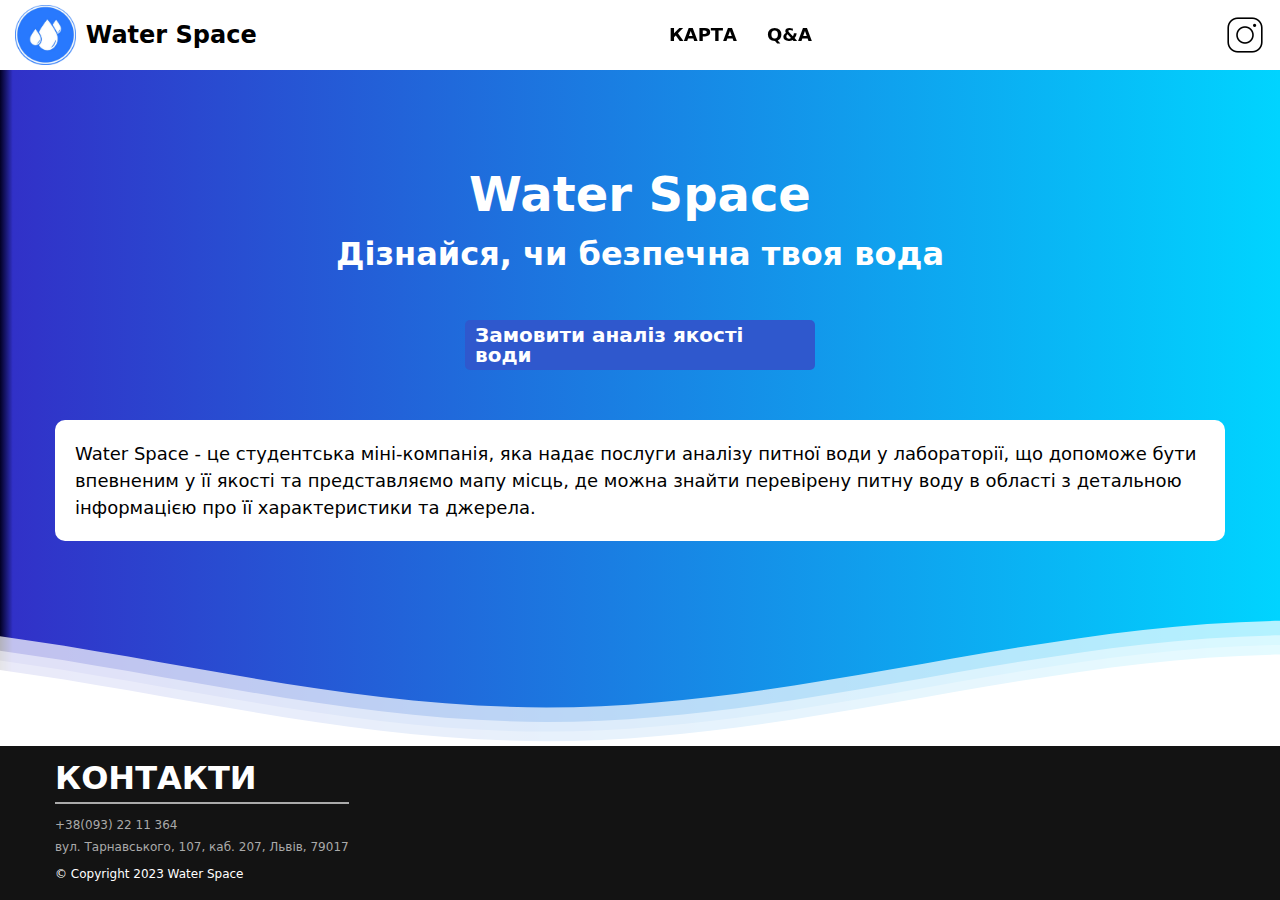
<file: index.html>
<!DOCTYPE html>
<html lang="en">
  <head>
    <meta charset="UTF-8" />
    <meta http-equiv="X-UA-Compatible" content="IE=edge" />
    <meta name="viewport" content="width=device-width, initial-scale=1.0" />
    <link
      href="https://fonts.googleapis.com/css?family=Roboto:300,regular,700&display=swap"
      rel="stylesheet"
    />
    <link rel="stylesheet" href="css/style.css" />
    <link rel="icon" href="img/favicon.ico" type="image/x-icon" />
    <title>Water Space</title>
  </head>
  <body>
    <div class="wrapper">
      <header class="header">
        <div class="header__container">
          <a href="index.html" class="header__img"
            ><img src="img/header/logo.png" alt="logo" /><span
              class="header__text"
              >Water Space</span
            ></a
          >
          <nav class="header__menu menu">
            <div class="menu__body">
              <ul class="menu__list">
                <li class="menu__item">
                  <a href="html/map.html" class="menu__link">Карта</a>
                </li>
                <li class="menu__item">
                  <a href="html/answers.html" class="menu__link">Q&A</a>
                </li>
              </ul>
            </div>
            <button class="menu__icon icon-menu" type="button">
              <span class="icon-menu__line"></span>
            </button>
          </nav>
          <ul class="header__socials">
            <li>
              <a
                target="_blank"
                href="https://www.instagram.com/waterspace_ukraine/"
                ><img src="img/header/instagram.png" alt="instagram"
              /></a>
            </li>
          </ul>
        </div>
      </header>

      <main class="main">
        <div class="main__container">
          <div class="main__welcome">
            <h1 class="main__title">Water Space</h1>
            <h2 class="main__subtitle">Дізнайся, чи безпечна твоя вода</h2>
          </div>
          <a href="html/form.html" class="main__button"
            >Замовити аналіз якості води</a
          >
          <div class="main__about">
            <p>
              Water Space - це студентська міні-компанія, яка надає послуги
              аналізу питної води у лабораторії, що допоможе бути впевненим у її
              якості та представляємо мапу місць, де можна знайти перевірену
              питну воду в області з детальною інформацією про її характеристики
              та джерела.
            </p>
          </div>
        </div>
      </main>

      <!-- Waves Container -->
      <div>
        <svg
          class="waves"
          xmlns="http://www.w3.org/2000/svg"
          xmlns:xlink="http://www.w3.org/1999/xlink"
          viewBox="0 24 150 28"
          preserveAspectRatio="none"
          shape-rendering="auto"
        >
          <defs>
            <path
              id="gentle-wave"
              d="M-160 44c30 0 58-18 88-18s 58 18 88 18 58-18 88-18 58 18 88 18 v44h-352z"
            />
          </defs>
          <g class="parallax">
            <use
              xlink:href="#gentle-wave"
              x="48"
              y="0"
              fill="rgba(255,255,255,0.7)"
            />
            <use
              xlink:href="#gentle-wave"
              x="48"
              y="3"
              fill="rgba(255,255,255,0.5)"
            />
            <use
              xlink:href="#gentle-wave"
              x="48"
              y="5"
              fill="rgba(255,255,255,0.3)"
            />
            <use xlink:href="#gentle-wave" x="48" y="7" fill="#fff" />
          </g>
        </svg>
      </div>
      <!-- Waves end -->

      <footer class="footer">
        <div class="footer__container">
          <div class="footer__contacts">
            <h2>Контакти</h2>
            <a class="footer__number" href="tel:+380932211364"
              >+38(093) 22 11 364</a
            >
            <a
              class="footer__adress"
              href="https://goo.gl/maps/j94R6Vwkt8p3UWRK6"
              target="_blank"
              >вул. Тарнавського, 107, каб. 207, Львів, 79017</a
            >
            <p class="footer__copyright">© Copyright 2023 Water Space</p>
          </div>
        </div>
      </footer>
    </div>
    <script src="js/header.js"></script>
  </body>
</html>
</file>
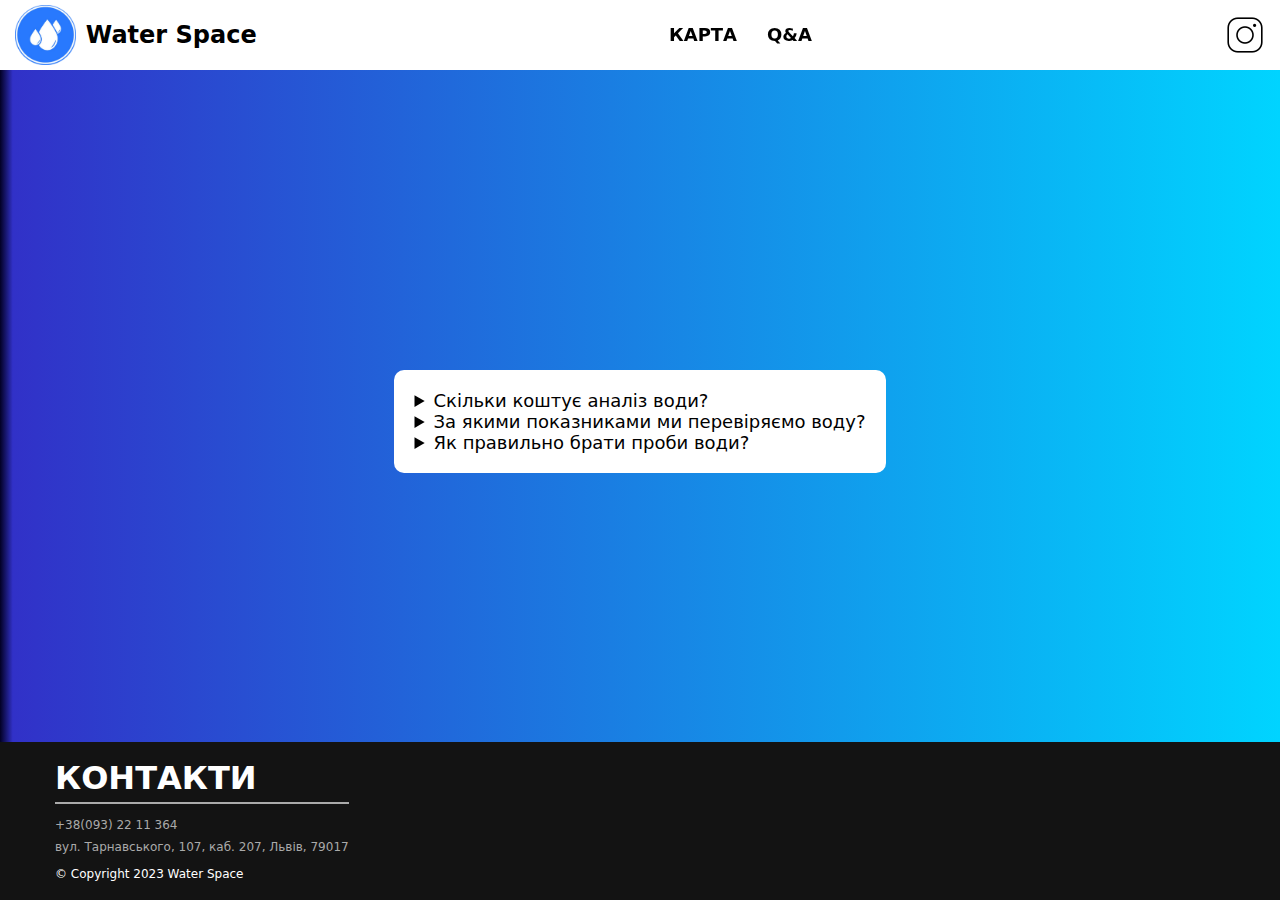
<file: html/answers.html>
<!DOCTYPE html>
<html lang="en">
  <head>
    <meta charset="UTF-8" />
    <meta http-equiv="X-UA-Compatible" content="IE=edge" />
    <meta name="viewport" content="width=device-width, initial-scale=1.0" />
    <link
      href="https://fonts.googleapis.com/css?family=Roboto:300,regular,700&display=swap"
      rel="stylesheet"
    />
    <link rel="stylesheet" href="../css/style.css" />
    <link rel="stylesheet" href="../css/answers.css" />
    <link rel="icon" href="../img/favicon.ico" type="image/x-icon" />
    <title>Запитання та відповіді - Water Space</title>
  </head>
  <body>
    <div class="wrapper">
      <header class="header">
        <div class="header__container">
          <a href="../index.html" class="header__img"
            ><img src="../img/header/logo.png" alt="logo" /><span
              class="header__text"
              >Water Space</span
            ></a
          >
          <nav class="header__menu menu">
            <div class="menu__body">
              <ul class="menu__list">
                <li class="menu__item">
                  <a href="map.html" class="menu__link">Карта</a>
                </li>
                <li class="menu__item">
                  <a href="answers.html" class="menu__link">Q&A</a>
                </li>
              </ul>
            </div>
            <button class="menu__icon icon-menu" type="button">
              <span class="icon-menu__line"></span>
            </button>
          </nav>
          <ul class="header__socials">
            <li>
              <a
                target="_blank"
                href="https://www.instagram.com/waterspace_ukraine/"
                ><img src="../img/header/instagram.png" alt="instagram"
              /></a>
            </li>
          </ul>
        </div>
      </header>

      <main class="main">
        <div class="main__container">
          <div class="main__indicators">
            <details>
              <summary>Скільки коштує аналіз води?</summary>
              <p>
                Ви можете обрати на свій розсуд по яких показниках хочете
                отримати аналіз, або вибрати
              </p>
              <table>
                <tr>
                  <td>Показник</td>
                  <td>Ціна (грн.)</td>
                </tr>

                <tr></tr>
                <td>Забарвлення</td>
                <td>20</td>
                <tr></tr>
                <td>Каламутність</td>
                <td>30</td>
                <tr></tr>
                <td>Загальна твердість</td>
                <td>40</td>
                <tr></tr>
                <td>Загальна лужність</td>
                <td>40</td>
                <tr></tr>
                <td>Кислотність (pH)</td>
                <td>40</td>
                <tr></tr>
                <td>Хлориди</td>
                <td>45</td>
                <tr></tr>
                <td>Сульфати</td>
                <td>45</td>
                <tr></tr>
                <td>Кальцій</td>
                <td>45</td>
                <tr></tr>
                <td>Магній</td>
                <td>40</td>
                <tr></tr>
                <td>Амонійні сполуки</td>
                <td>45</td>
                <tr></tr>
                <td>Нітрити</td>
                <td>45</td>
                <tr></tr>
                <td>Нітрати</td>
                <td>45</td>
                <tr></tr>
                <td>Загальне залізо</td>
                <td>80</td>
                <tr></tr>
                <td>Загальний солевміст</td>
                <td>40</td>
                <tr></tr>
                <td>Всього</td>
                <td>600</td>
              </table>
            </details>
            <details>
              <summary>За якими показниками ми перевіряємо воду?</summary>
              <ul class="main__list">
                <li class="main__item">Прозорість</li>
                <li class="main__item">Запах</li>
                <li class="main__item">Водневий показник</li>
                <li class="main__item">Загальна лужність</li>
                <li class="main__item">Хлориди</li>
                <li class="main__item">Сульфати</li>
                <li class="main__item">Загальна твердість</li>
                <li class="main__item">Кальцій</li>
                <li class="main__item">Магній</li>
                <li class="main__item">Амонійні сполуки</li>
                <li class="main__item">Нітрити</li>
                <li class="main__item">Нітрати</li>
                <li class="main__item">Загальне залізо</li>
                <li class="main__item">Загальний солевміст</li>
              </ul>
            </details>
            <details>
              <summary>Як правильно брати проби води?</summary>
              <div class="main__guide">
                <ol>
                  <li>
                    <p>
                      <span>1</span>Візьміть чисту пляшку і сполосніть її
                      досліджуваною водою (1 літр)
                    </p>
                  </li>
                  <li>
                    <p>
                      <span>2</span>Наберіть воду до самого верху, щоб не було
                      повітря під корком
                    </p>
                  </li>
                  <li>
                    <p>
                      <span>3</span>Зробіть етикетку: напишіть звідки вода і
                      коли відібраний зразок
                    </p>
                  </li>
                </ol>
              </div>
            </details>
          </div>
        </div>
      </main>
      <footer class="footer">
        <div class="footer__container">
          <div class="footer__contacts">
            <h2>Контакти</h2>
            <a class="footer__number" href="tel:+380932211364"
              >+38(093) 22 11 364</a
            >
            <a
              class="footer__adress"
              href="https://goo.gl/maps/j94R6Vwkt8p3UWRK6"
              target="_blank"
              >вул. Тарнавського, 107, каб. 207, Львів, 79017</a
            >
            <p class="footer__copyright">© Copyright 2023 Water Space</p>
          </div>
        </div>
      </footer>
    </div>
    <script src="../js/header.js"></script>
  </body>
</html>
</file>
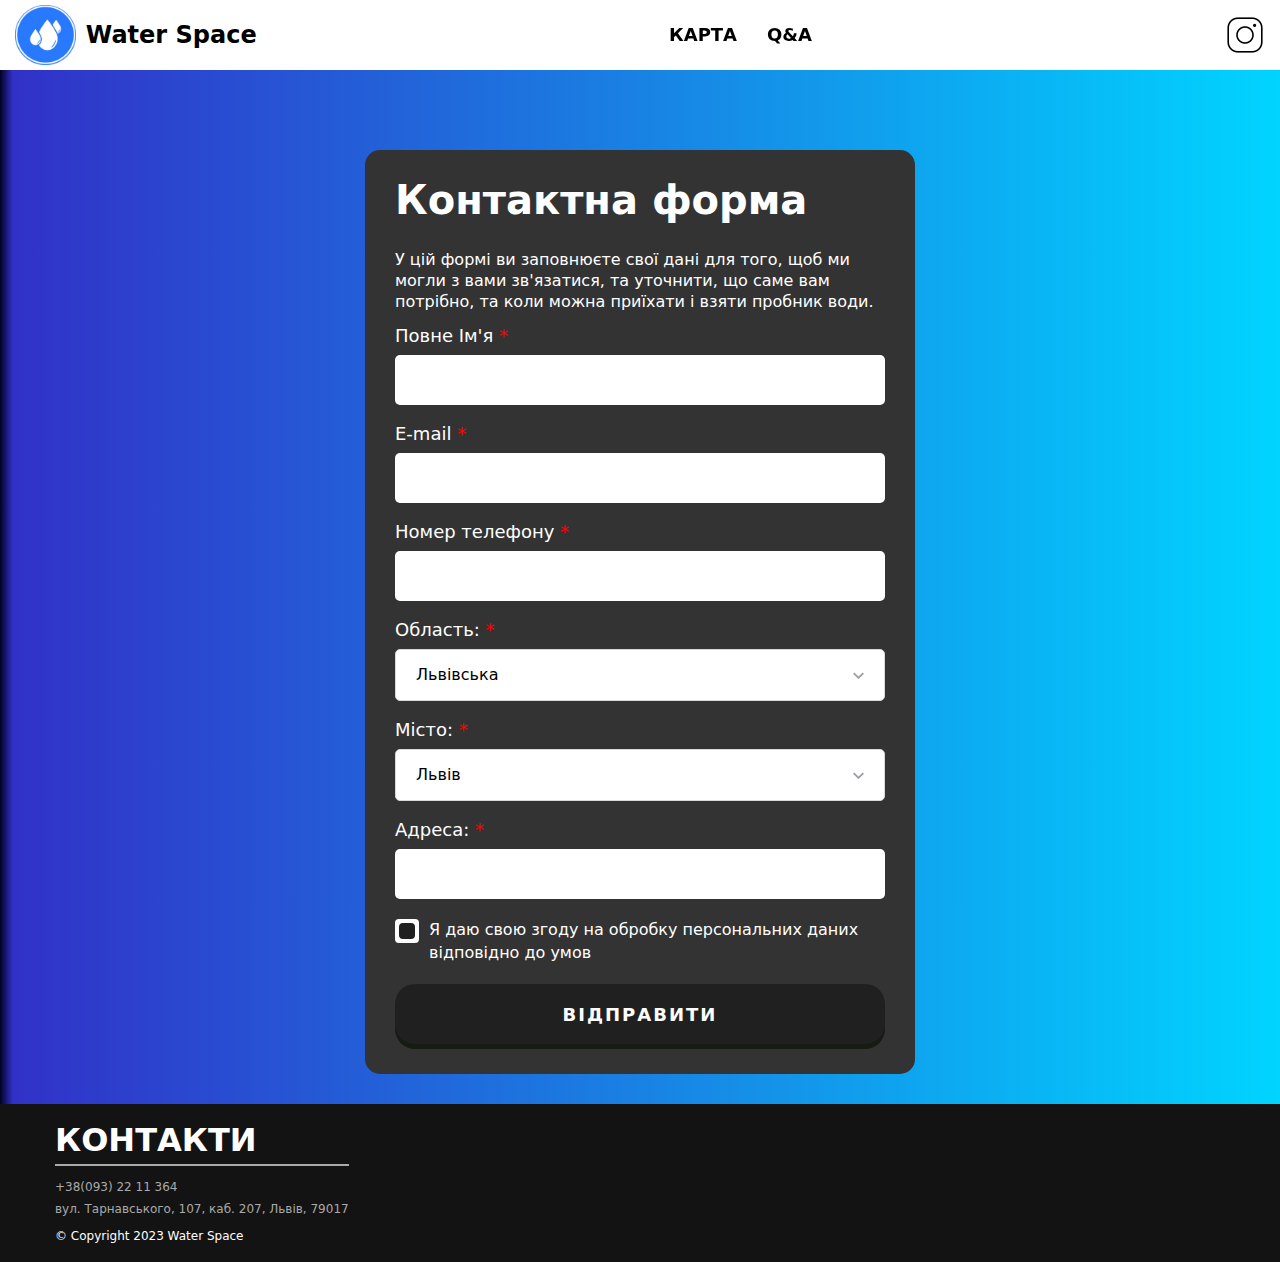
<file: html/form.html>
<!DOCTYPE html>
<html lang="en">
  <head>
    <meta charset="UTF-8" />
    <meta http-equiv="X-UA-Compatible" content="IE=edge" />
    <meta name="viewport" content="width=device-width, initial-scale=1.0" />
    <link
      href="https://fonts.googleapis.com/css?family=Roboto:300,regular,700&display=swap"
      rel="stylesheet"
    />
    <link rel="stylesheet" href="../css/form.css" />
    <link rel="stylesheet" href="../css/select.css" />
    <link rel="icon" href="../img/favicon.ico" type="image/x-icon" />
    <title>Контактна Форма - Water Space</title>
  </head>
  <body>
    <div class="wrapper">
      <header class="header">
        <div class="header__container">
          <a href="../index.html" class="header__img"
            ><img src="../img/header/logo.png" alt="logo" /><span
              class="header__text"
              >Water Space</span
            ></a
          >
          <nav class="header__menu menu">
            <div class="menu__body">
              <ul class="menu__list">
                <li class="menu__item">
                  <a href="map.html" class="menu__link">Карта</a>
                </li>
                <li class="menu__item">
                  <a href="answers.html" class="menu__link">Q&A</a>
                </li>
              </ul>
            </div>
            <button class="menu__icon icon-menu" type="button">
              <span class="icon-menu__line"></span>
            </button>
          </nav>
          <ul class="header__socials">
            <li>
              <a
                target="_blank"
                href="https://www.instagram.com/waterspace_ukraine/"
                ><img src="../img/header/instagram.png" alt="instagram"
              /></a>
            </li>
          </ul>
        </div>
      </header>

      <main class="main">
        <div class="main__container">
          <div class="form">
            <form action="../sendmail.php" id="form" class="form__body">
              <h1 class="form__title">Контактна форма</h1>
              <p class="form__description">
                У цій формі ви заповнюєте свої дані для того, щоб ми могли з
                вами зв'язатися, та уточнити, що саме вам потрібно, та коли
                можна приїхати і взяти пробник води.
              </p>
              <div class="form__item">
                <label for="formName" class="form__label"
                  >Повне Ім'я <span class="form__item--red">*</span></label
                >
                <input
                  id="formName"
                  type="text"
                  name="name"
                  class="form__input _req _char"
                />
              </div>

              <div class="form__item">
                <label for="formEmail" class="form__label"
                  >E-mail <span class="form__item--red">*</span></label
                >
                <input
                  id="formEmail"
                  type="text"
                  name="email"
                  class="form__input _req _email"
                />
              </div>

              <div class="form__item">
                <label for="formNumber" class="form__label"
                  >Номер телефону <span class="form__item--red">*</span></label
                >
                <input
                  id="formNumber"
                  type="number"
                  inputmode="numumeric"
                  name="number"
                  class="form__input _req"
                />
              </div>

              <div class="form__item">
                <div class="form__label">
                  Область: <span class="form__item--red">*</span>
                </div>
                <select name="area" class="form__select">
                  <option value="lvivska">Львівська</option>
                </select>
              </div>

              <div class="form__item">
                <div class="form__label">
                  Місто: <span class="form__item--red">*</span>
                </div>
                <select name="city" class="form__select">
                  <option value="lviv">Львів</option>
                  <option value="Mykolaiv">Миколаїв</option>
                  <option value="ivano-frankove">Івано-Франкове</option>
                  <option value="novoyavorivsk">Новояворівськ</option>
                  <option value="yavoriv">Яворів</option>
                </select>
              </div>

              <div class="form__item">
                <label for="formAdress" class="form__label"
                  >Адреса: <span class="form__item--red">*</span></label
                >
                <input
                  id="formAdress"
                  type="text"
                  name="adress"
                  class="form__input _req"
                />
              </div>

              <div class="form__item">
                <div class="file">
                  <div id="formPreview" class="file__preview"></div>
                </div>
              </div>

              <div class="form__item">
                <div class="checkbox">
                  <input
                    id="formAgreement"
                    checked
                    type="checkbox"
                    name="agreement"
                    class="checkbox__input _req"
                  />
                  <label for="formAgreement" class="checkbox__label"
                    ><span
                      >Я даю свою згоду на обробку персональних даних відповідно
                      до умов</span
                    ></label
                  >
                </div>
              </div>
              <button type="submit" class="form__button">Відправити</button>
            </form>
          </div>
        </div>
      </main>
      <footer class="footer">
        <div class="footer__container">
          <div class="footer__contacts">
            <h2>Контакти</h2>
            <a class="footer__number" href="tel:+380932211364"
              >+38(093) 22 11 364</a
            >
            <a
              class="footer__adress"
              href="https://goo.gl/maps/j94R6Vwkt8p3UWRK6"
              target="_blank"
              >вул. Тарнавського, 107, каб. 207, Львів, 79017</a
            >
            <p class="footer__copyright">© Copyright 2023 Water Space</p>
          </div>
        </div>
      </footer>
    </div>
    <script src="../js/header.js"></script>
    <script src="../js/form.js"></script>
    <script src="../js/select.js"></script>
  </body>
</html>
</file>
<file: css/answers.css>
.main__container {
  padding: 20px;
  line-height: normal;
  font-size: 1.125rem;
  border-radius: 0.625rem;
  background-color: #fff;
}

table {
  width: 100%;
  border-collapse: collapse;
}

td {
  padding: 0.3125rem;
  border: 1px solid #ddd;
  max-width: 50px;
  overflow: hidden;
  text-overflow: ellipsis;
}

tr:nth-child(1) {
  font-weight: 700;
}

tr:nth-last-child(1) {
  font-weight: 700;
}

.main__item {
  position: relative;
  padding-left: 20px;
  margin-bottom: 10px;
}

.main__item::before {
  content: "";
  display: block;
  position: absolute;
  left: 0;
  top: 50%;
  transform: translateY(-50%);
  width: 8px;
  height: 8px;
  border-radius: 50%;
  background-color: #2a8fdb;
}

.main__guide ol {
  padding-left: 60px;
  margin: 1rem auto;
}

.main__guide li {
  position: relative;
  margin-bottom: 1.5em;
}

.main__guide li span {
  position: absolute;
  text-align: center;
  width: 40px;
  line-height: 40px;
  font-size: 24px;
  color: #fff;
  display: inline-block;
  margin-right: 0.5em;
  border-radius: 1em;
  top: -5px;
  left: -50px;
  background-color: #2a8fdb;
}
</file>
<file: css/select.css>
.select {
  position: relative;
}

.select__item {
  position: relative;
}

.select__title {
  color: #000;
  border: 1px solid #d9d9d9;
  background-color: #fff;
  cursor: pointer;
  border-radius: 5px;
}

.select__value {
  display: flex;
  font-size: 16px;
  height: 50px;
  padding: 0px 20px;
  align-items: center;
  justify-content: space-between;
  flex-direction: row-reverse;
}

.select__value span {
  height: 1em;
  overflow: hidden;
  display: -webkit-box;
  -webkit-line-clamp: 1;
  -webkit-box-orient: vertical;
}

.select__value::before {
  content: "";
  display: inline-block;
  transition: all 0.3s ease 0s;
  width: 11px;
  height: 7px;
  background: url("../img/form/select.svg") center / 100% no-repeat;
}

.select__options {
  color: #000;
  display: none;
  position: absolute;
  top: 49px;
  border-radius: 0 0 4px 4px;
  min-width: 100%;
  left: 0;
  background-color: #fff;
  border-top: 0;
  border: 1px solid #d9d9d9;
  border-top: 0;
  font-size: 16px;
  padding: 0px 0px 5px 0px;
}

.select__option {
  cursor: pointer;
  padding: 10px 20px;
  margin: 0px 0px 0px 0px;
}

.select._active {
  z-index: 5;
}

.select._active .select__value::before {
  transform: rotate(-180deg);
}

.select._active.select__options {
  display: block;
}
</file>
<file: css/style.css>
/* Importing styles */

@import url("reset.css");
@import url("common.css");
@import url("header.css");
@import url("footer.css");

/* ---------------------- */

/* Main */

.main__container {
  display: flex;
  flex-direction: column;
  align-items: center;
}

.main__welcome {
  display: flex;
  flex-direction: column;
  align-items: center;
  gap: 20px;
  font-weight: 900;
  padding-bottom: 50px;
  color: #fff;
}

.main__welcome h2 {
  text-wrap: balance;
  text-align: center;
}

.main__button {
  display: flex;
  justify-content: center;
  align-items: center;
  width: 350px;
  height: 50px;
  padding: 10px;
  margin-bottom: 50px;
  font-size: 1.25rem;
  font-weight: 900;
  color: #fff;
  border-radius: 5px;
  background-color: #2f58cd;
  outline-color: transparent;
  transition: all 0.3s ease 0s;
}

.main__button:hover {
  background-color: #173074;
}

/* About */

.main__about {
  gap: 2rem;
  padding: 20px;
  line-height: 1.5;
  font-size: 1.125rem;
  color: #000;
  border-radius: 0.625rem;
  background-color: #fff;
}

/* Waves */

.waves {
  position: relative;
  width: 100%;
  height: 15vh;
  min-height: 100px;
  max-height: 150px;
  margin-bottom: -7px; /*Fix for safari gap*/
}

/* Animation */

.parallax > use {
  animation: move-forever 25s cubic-bezier(0.55, 0.5, 0.45, 0.5) infinite;
}

.parallax > use:nth-child(1) {
  animation-delay: -2s;
  animation-duration: 7s;
}

.parallax > use:nth-child(2) {
  animation-delay: -3s;
  animation-duration: 10s;
}

.parallax > use:nth-child(3) {
  animation-delay: -4s;
  animation-duration: 13s;
}

.parallax > use:nth-child(4) {
  animation-delay: -5s;
  animation-duration: 20s;
}

@keyframes move-forever {
  0% {
    transform: translate3d(-90px, 0, 0);
  }
  100% {
    transform: translate3d(85px, 0, 0);
  }
}

/*Shrinking for mobile*/

@media (max-width: 768px) {
  .waves {
    height: 40px;
    min-height: 40px;
  }
}
</file>
<file: css/form.css>
/* Importing styles */

@import url("reset.css");
@import url("common.css");
@import url("header.css");
@import url("footer.css");

/* ---------------------- */

/* Form */

.form {
  max-width: 550px;
  margin-top: 50px;
  margin-bottom: 30px;
  padding: 30px;
  color: #fff;
  border-radius: 15px;
  background-color: #333333;
}

.form * {
  outline: none;
}

.form__body {
  position: relative;
}

.form__body::after {
  content: "";
  position: absolute;
  width: 100%;
  height: 100%;
  top: 0;
  left: 0;
  background: rgba(51, 51, 51, 0.9) url("../img/form/loading.gif") center / 50px
    no-repeat;
  opacity: 0;
  visibility: hidden;
  transition: all 0.5s ease 0s;
}

.form__body._sending::after {
  opacity: 1;
  visibility: visible;
}

.form__title {
  margin: 0px 0px 30px 0px;
  font-size: 40px;
  font-weight: 700;
}

.form__description {
  line-height: 1.3;
  margin-bottom: 15px;
}

.form__item {
  margin: 0px 0px 20px 0px;
}

.form__item--red {
  color: #ff0000;
}

.form__label {
  display: block;
  margin: 0px 0px 10px 0px;
  font-size: 18px;
}

.form__input {
  height: 50px;
  width: 100%;
  padding: 0px 20px;
  font-size: 18px;
  color: #000;
  border-radius: 5px;
  transition: all 0.5s ease 0s;
}

.form__input:focus {
  box-shadow: 0 0 15px #7a956b;
}

.form__input._error {
  box-shadow: 0 0 15px red;
}

/* Chromium & Safari */
input[type="number"]::-webkit-inner-spin-button {
  display: none;
}

/* Firefox */
input[type="number"] {
  -moz-appearance: textfield;
}

.checkbox._error .checkbox__label::before {
  box-shadow: 0 0 15px red;
}

.checkbox__input {
  display: none;
}

.checkbox__input:checked + .checkbox__label::after {
  transform: scale(1);
}

.checkbox__label {
  display: inline-flex;
  position: relative;
  align-items: center;
  line-height: 140%;
  font-size: 16px;
  cursor: pointer;
}

.checkbox__label::before {
  content: "";
  height: 24px;
  margin: 0px 10px 0px 0px;
  flex: 0 0 24px;
  align-self: flex-start;
  border-radius: 4px;
  background-color: #fff;
}

.checkbox__label::after {
  content: "";
  position: absolute;
  height: 16px;
  width: 16px;
  top: 4px;
  left: 4px;
  background-color: #202020;
  border-radius: 4px;
  transform: scale(0);
  transition: transform 0.5s ease 0s;
}

.checkbox__label a {
  color: #7a956b;
}

.form__button {
  display: flex;
  justify-content: center;
  align-items: center;
  position: relative;
  width: 100%;
  min-height: 60px;
  top: 0;
  color: #fff;
  font-size: 18px;
  text-transform: uppercase;
  letter-spacing: 2px;
  font-weight: 700;
  cursor: pointer;
  border-radius: 20px;
  box-shadow: 0 5px 0 #161b13;
  background-color: #202020;
  transition: background-color 0.5s ease 0s;
}

.form__button:hover {
  background-color: #797979;
}

.form__button:active {
  top: 3px;
  box-shadow: 0 2px 0 #161b13;
}
</file>
